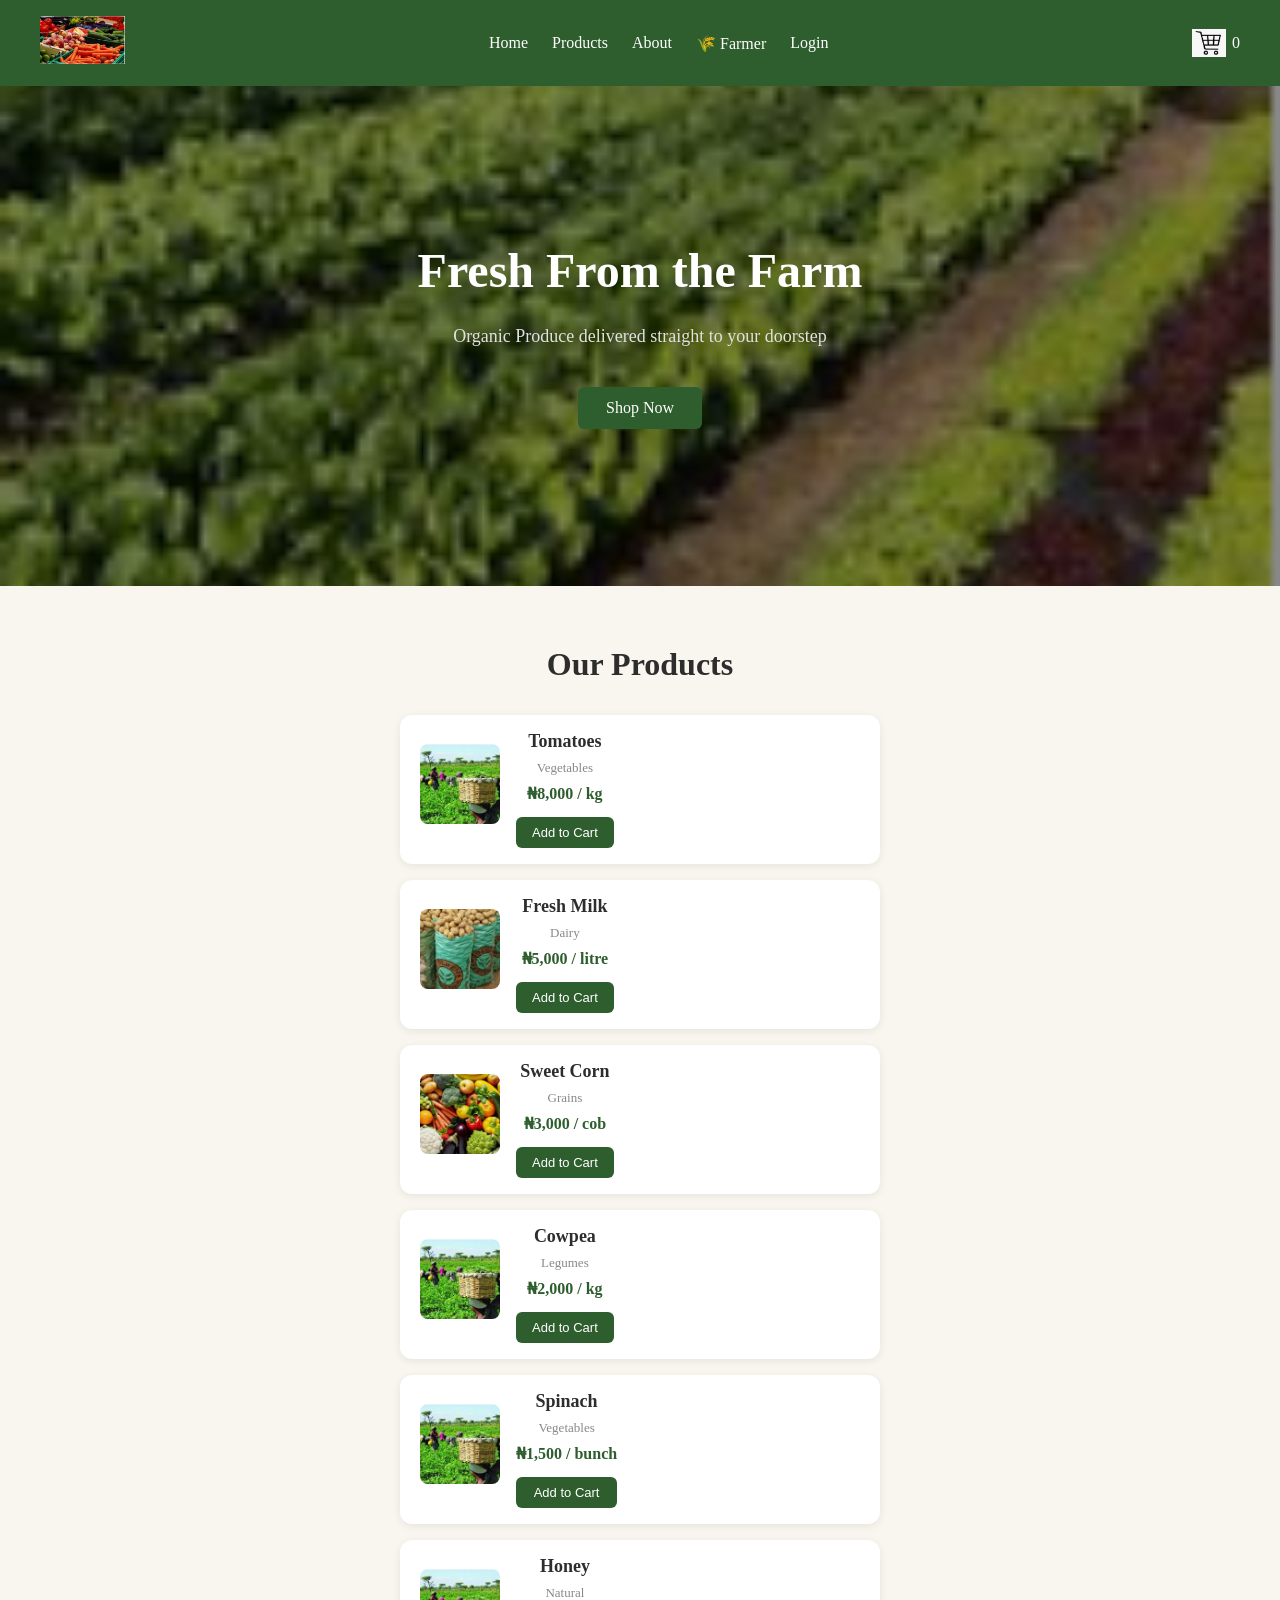
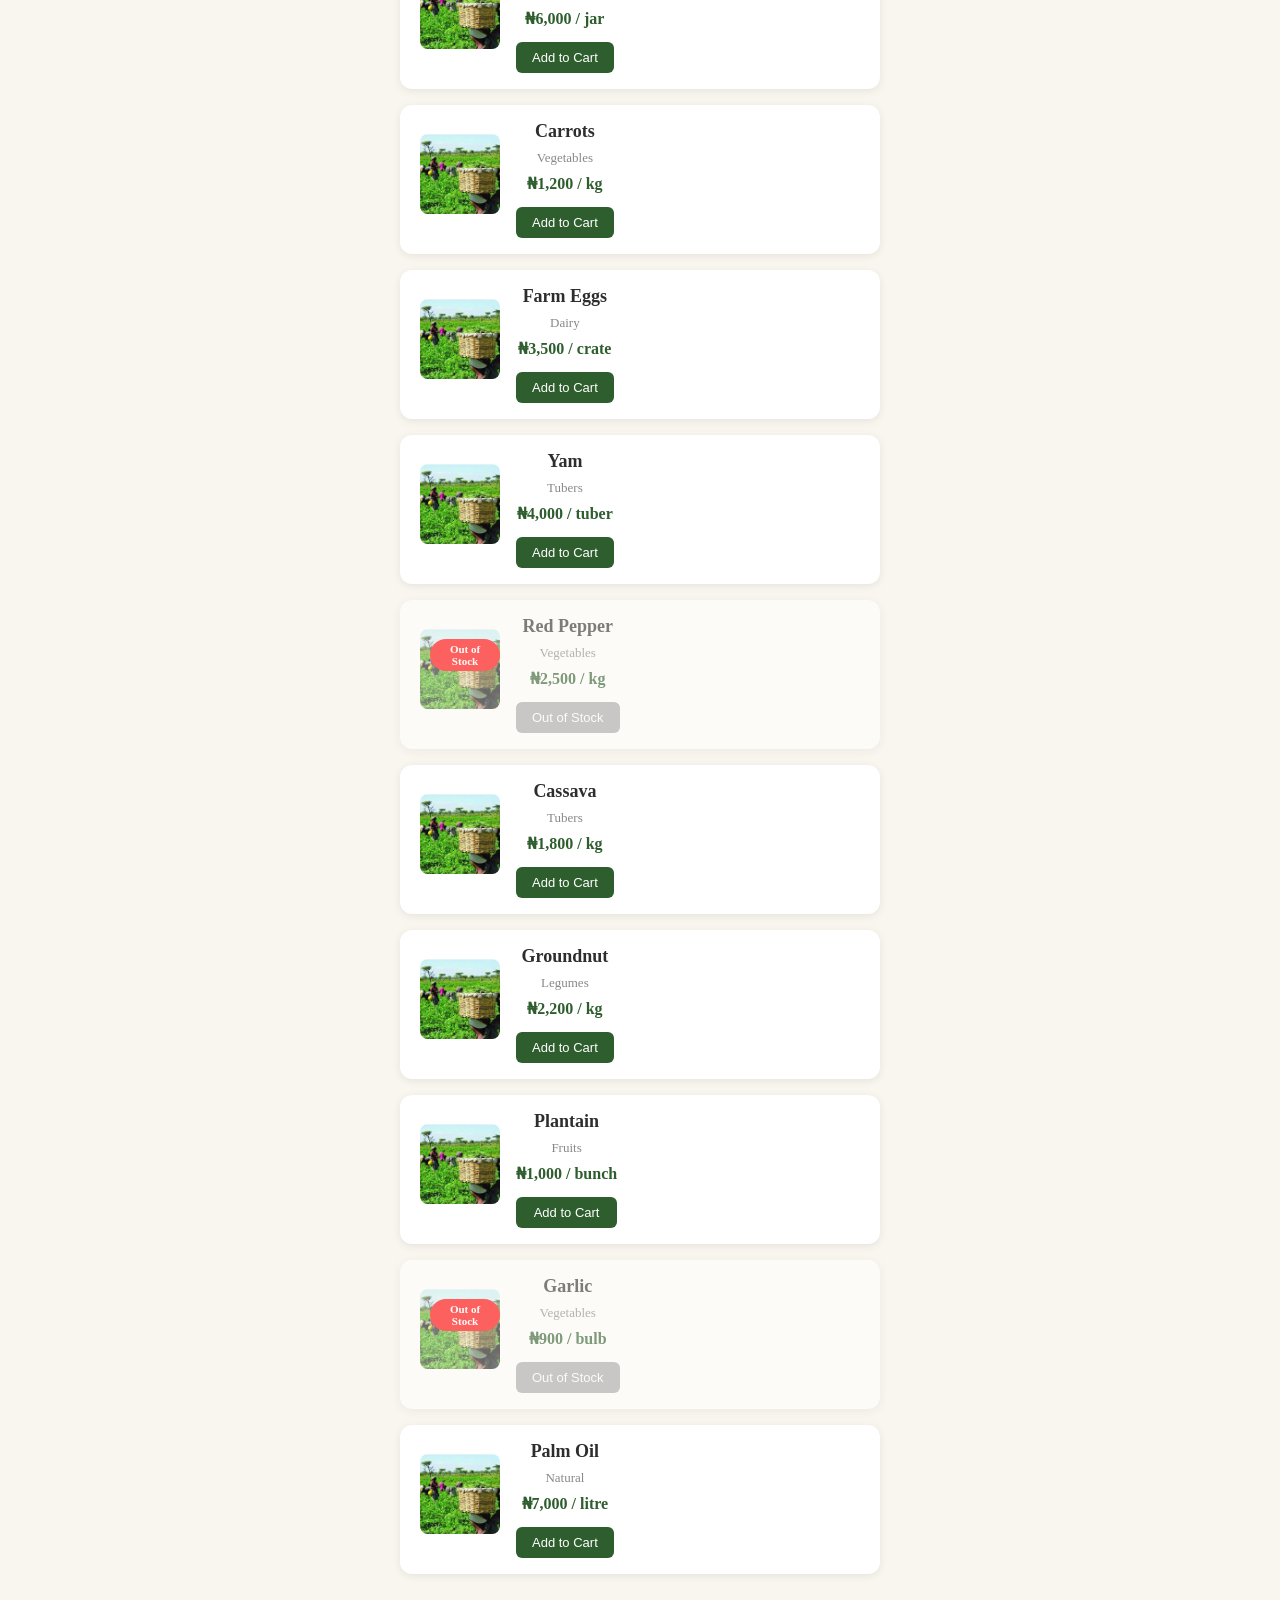
<file: index.html>
<!DOCTYPE html>
<html lang="en">
<head>
  <meta charset="UTF-8">
  <meta name="viewport" content="width=device-width, initial-scale=1.0">
  <title>Okene-lumen</title>
  <link rel="stylesheet" href="style.css" />
</head>
<body>

  <!-- NAVBAR -->
  <nav class="navbar">
    <div class="logo">
      <img src="okene3.png" alt="Okene Lumen Logo">
    </div>
    <ul class="nav-links">
      <li><a href="index.html">Home</a></li>
      <li><a href="index.html#products">Products</a></li>
      <li><a href="#">About</a></li>
    </ul>
    <div class="cart-icon">
      <img src="okene10.png" alt="Shopping Cart">
      <span id="cart-count">0</span>
    </div>
  </nav>

  <!-- HERO -->
  <section class="hero">
    <img src="okene5.png" alt="A picture of a farm" class="hero-image">
    <div class="hero-overlay">
      <h1>Fresh From the Farm</h1>
      <p>Organic Produce delivered straight to your doorstep</p>
      <a href="#products" class="btn">Shop Now</a>
    </div>
  </section>

  <!-- PRODUCTS -->
  <section id="products" class="products">
    <h2>Our Products</h2>
    <div class="product-grid" id="product-grid">
      <!-- All cards generated automatically by script.js -->
    </div>
  </section>

  <script src="products.js"></script>
<script src="navbar.js"></script>
<script src="script.js"></script>
</body>
</html>
</file>
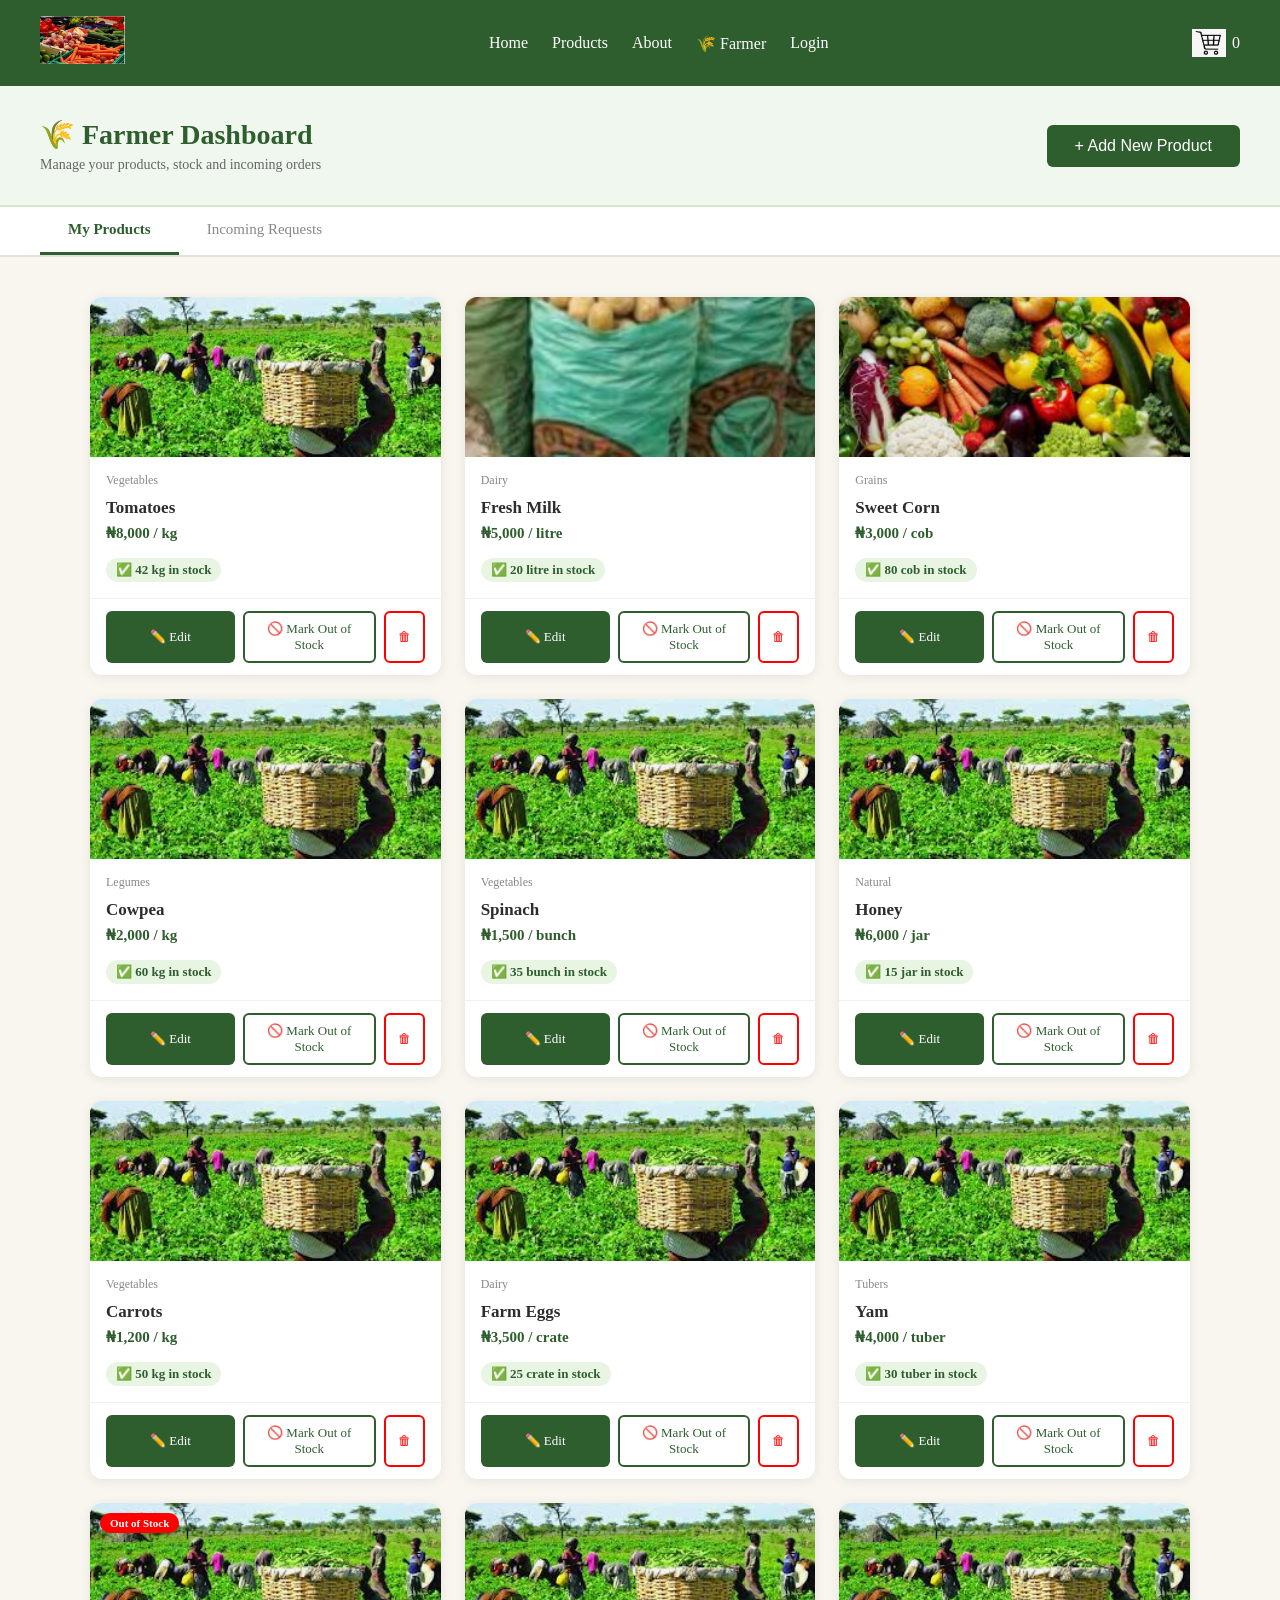
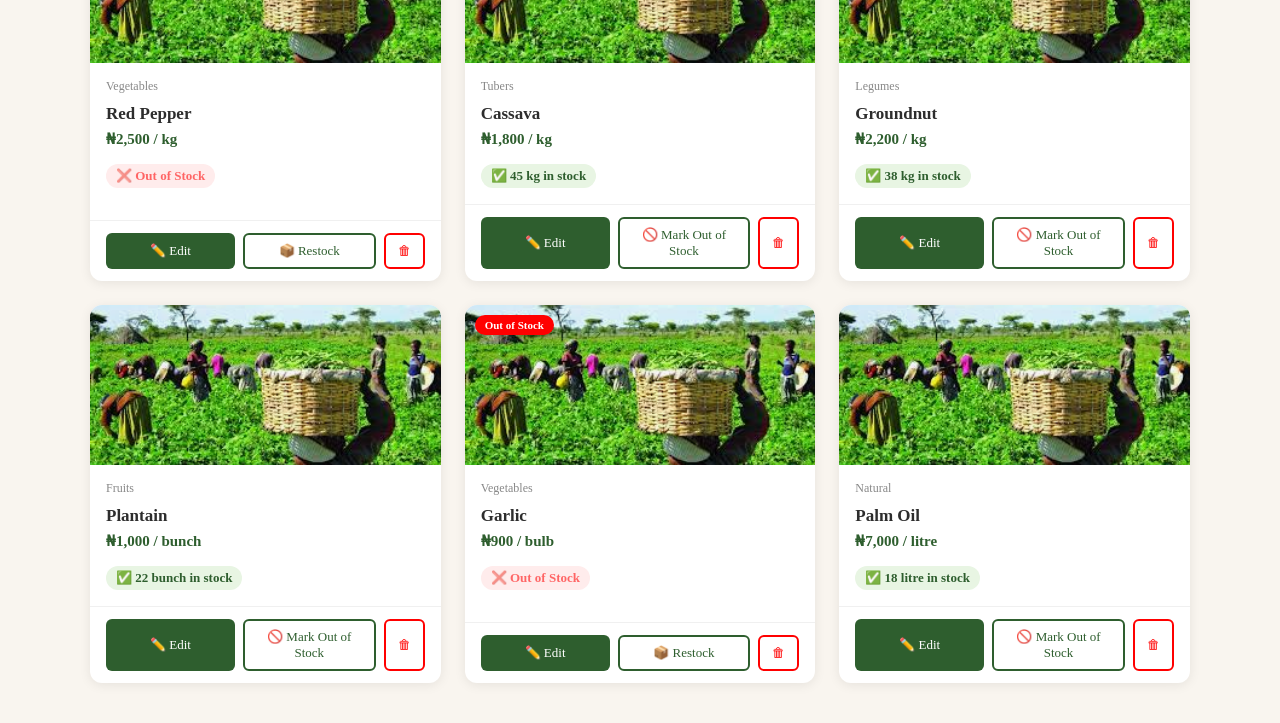
<file: farmer.html>
<!DOCTYPE html>
<html lang="en">
<head>
  <meta charset="UTF-8">
  <meta name="viewport" content="width=device-width, initial-scale=1.0">
  <title>Farmer Dashboard - Okene Lumen</title>
  <link rel="stylesheet" href="style.css" />
  <link rel="stylesheet" href="farmer.css" />
</head>
<body>

  <!-- NAVBAR -->
  <nav class="navbar">
    <div class="logo">
      <img src="okene3.png" alt="Okene Lumen Logo">
    </div>
    <ul class="nav-links">
      <li><a href="index.html">Home</a></li>
      <li><a href="index.html#products">Products</a></li>
      <li><a href="#">About</a></li>
    </ul>
    <div class="cart-icon">
      <img src="okene10.png" alt="Shopping Cart">
      <span id="cart-count">0</span>
    </div>
  </nav>

  <!-- DASHBOARD HEADER -->
  <div class="dashboard-header">
    <div>
      <h1>🌾 Farmer Dashboard</h1>
      <p>Manage your products, stock and incoming orders</p>
    </div>
    <button class="btn" id="open-add-modal">+ Add New Product</button>
  </div>

  <!-- TABS -->
  <div class="tab-bar">
    <button class="tab active" data-tab="products-tab">My Products</button>
    <button class="tab" data-tab="orders-tab">Incoming Requests</button>
  </div>

  <!-- PRODUCTS TAB -->
  <div class="tab-content active" id="products-tab">
    <div class="farmer-product-grid" id="farmer-product-grid">
      <!-- filled by farmer.js -->
    </div>
  </div>

  <!-- ORDERS TAB -->
  <div class="tab-content" id="orders-tab">
    <div class="orders-list" id="orders-list">
      <!-- filled by farmer.js -->
    </div>
  </div>

  <!-- ADD / EDIT PRODUCT MODAL -->
  <div class="modal-overlay" id="modal-overlay">
    <div class="modal">
      <div class="modal-header">
        <h2 id="modal-title">Add New Product</h2>
        <button class="close-modal" id="close-modal">✕</button>
      </div>

      <div class="modal-body">

        <div class="form-group">
          <label>Product Name</label>
          <input type="text" id="form-name" placeholder="e.g. Tomatoes">
        </div>

        <div class="form-group">
          <label>Category</label>
          <select id="form-category">
            <option value="Vegetables">Vegetables</option>
            <option value="Fruits">Fruits</option>
            <option value="Dairy">Dairy</option>
            <option value="Grains">Grains</option>
            <option value="Legumes">Legumes</option>
            <option value="Tubers">Tubers</option>
            <option value="Natural">Natural</option>
          </select>
        </div>

        <div class="form-group">
          <label>Price (₦)</label>
          <input type="number" id="form-price" placeholder="e.g. 8000">
        </div>

        <div class="form-group">
          <label>Unit</label>
          <select id="form-unit">
            <option value="kg">kg</option>
            <option value="litre">litre</option>
            <option value="bunch">bunch</option>
            <option value="crate">crate</option>
            <option value="tuber">tuber</option>
            <option value="bulb">bulb</option>
            <option value="jar">jar</option>
          </select>
        </div>

        <div class="form-group">
          <label>Stock Available</label>
          <input type="number" id="form-stock" placeholder="e.g. 50">
        </div>

        <div class="form-group">
          <label>Description</label>
          <textarea id="form-description" rows="3" 
            placeholder="Describe your product..."></textarea>
        </div>

        <div class="form-group">
          <label>Image filename</label>
          <input type="text" id="form-image" placeholder="e.g. okene2.png">
        </div>

        <p class="form-error" id="form-error"></p>

        <div class="modal-actions">
          <button class="btn" id="save-product-btn">Save Product</button>
          <button class="btn btn-outline" id="cancel-modal-btn">Cancel</button>
        </div>

      </div>
    </div>
  </div>

 <script src="products.js"></script>
<script src="navbar.js"></script>
<script src="farmer.js"></script>
</body>
</html>
</file>
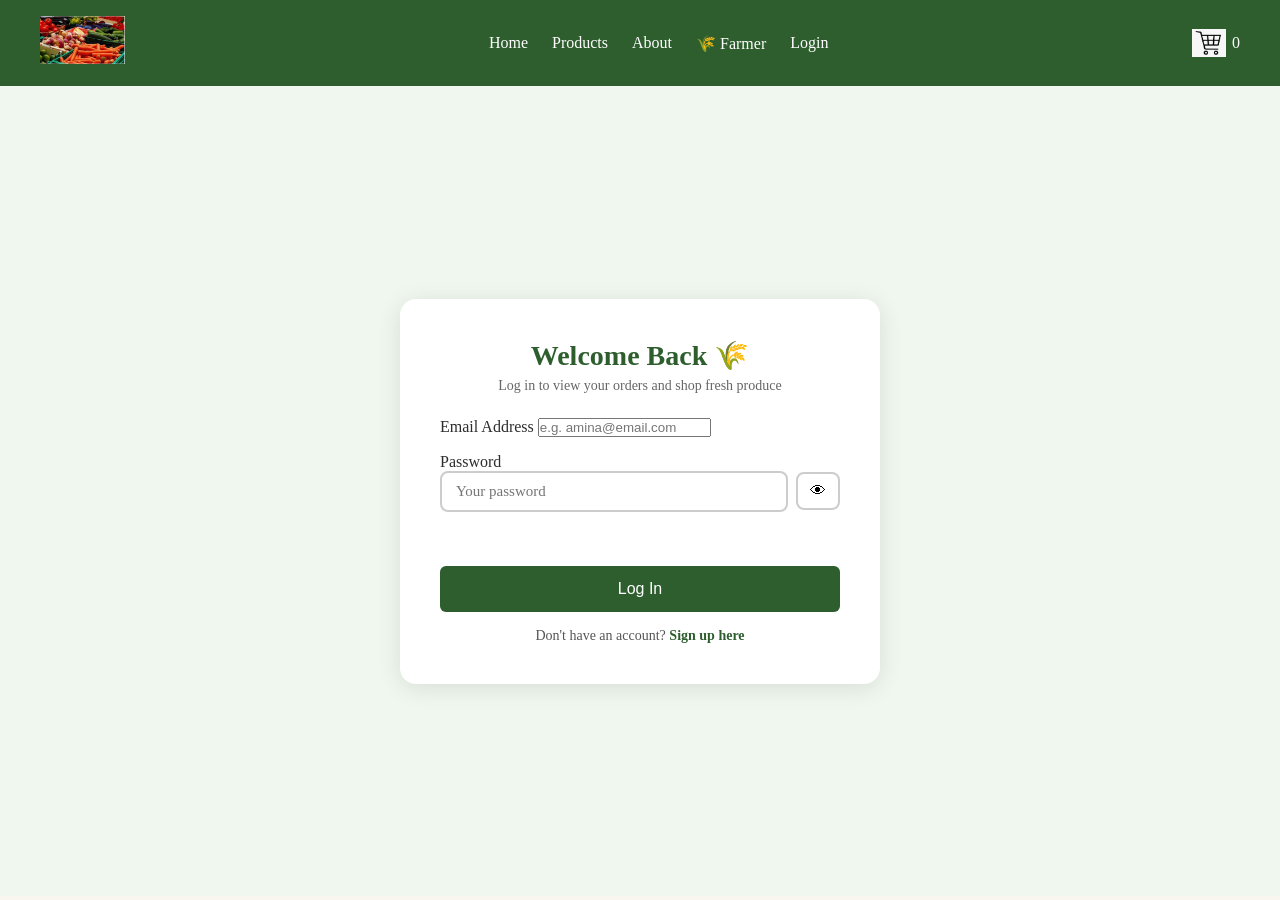
<file: login.html>
<!DOCTYPE html>
<html lang="en">
<head>
  <meta charset="UTF-8">
  <meta name="viewport" content="width=device-width, initial-scale=1.0">
  <title>Login - Okene Lumen</title>
  <link rel="stylesheet" href="style.css" />
  <link rel="stylesheet" href="auth.css" />
</head>
<body>

  <!-- NAVBAR -->
  <nav class="navbar">
    <div class="logo">
      <img src="okene3.png" alt="Okene Lumen Logo">
    </div>
    <ul class="nav-links">
      <li><a href="index.html">Home</a></li>
      <li><a href="index.html#products">Products</a></li>
      <li><a href="#">About</a></li>
    </ul>
    <div class="cart-icon">
      <img src="okene10.png" alt="Shopping Cart">
      <span id="cart-count">0</span>
    </div>
  </nav>

  <!-- LOGIN FORM -->
  <div class="auth-page">
    <div class="auth-card">

      <div class="auth-header">
        <h1>Welcome Back 🌾</h1>
        <p>Log in to view your orders and shop fresh produce</p>
      </div>

      <div class="form-group">
        <label>Email Address</label>
        <input type="email" id="login-email" placeholder="e.g. amina@email.com">
      </div>

      <div class="form-group">
        <label>Password</label>
        <div class="password-wrapper">
          <input type="password" id="login-password" placeholder="Your password">
          <button class="toggle-password" data-target="login-password">👁</button>
        </div>
      </div>

      <p class="auth-error" id="login-error"></p>

      <button class="btn auth-btn" id="login-btn">Log In</button>

      <p class="auth-switch">
        Don't have an account? <a href="signup.html">Sign up here</a>
      </p>

    </div>
  </div>
<script src="navbar.js"></script>
<script src="auth.js"></script>
 
</body>
</html>
</file>
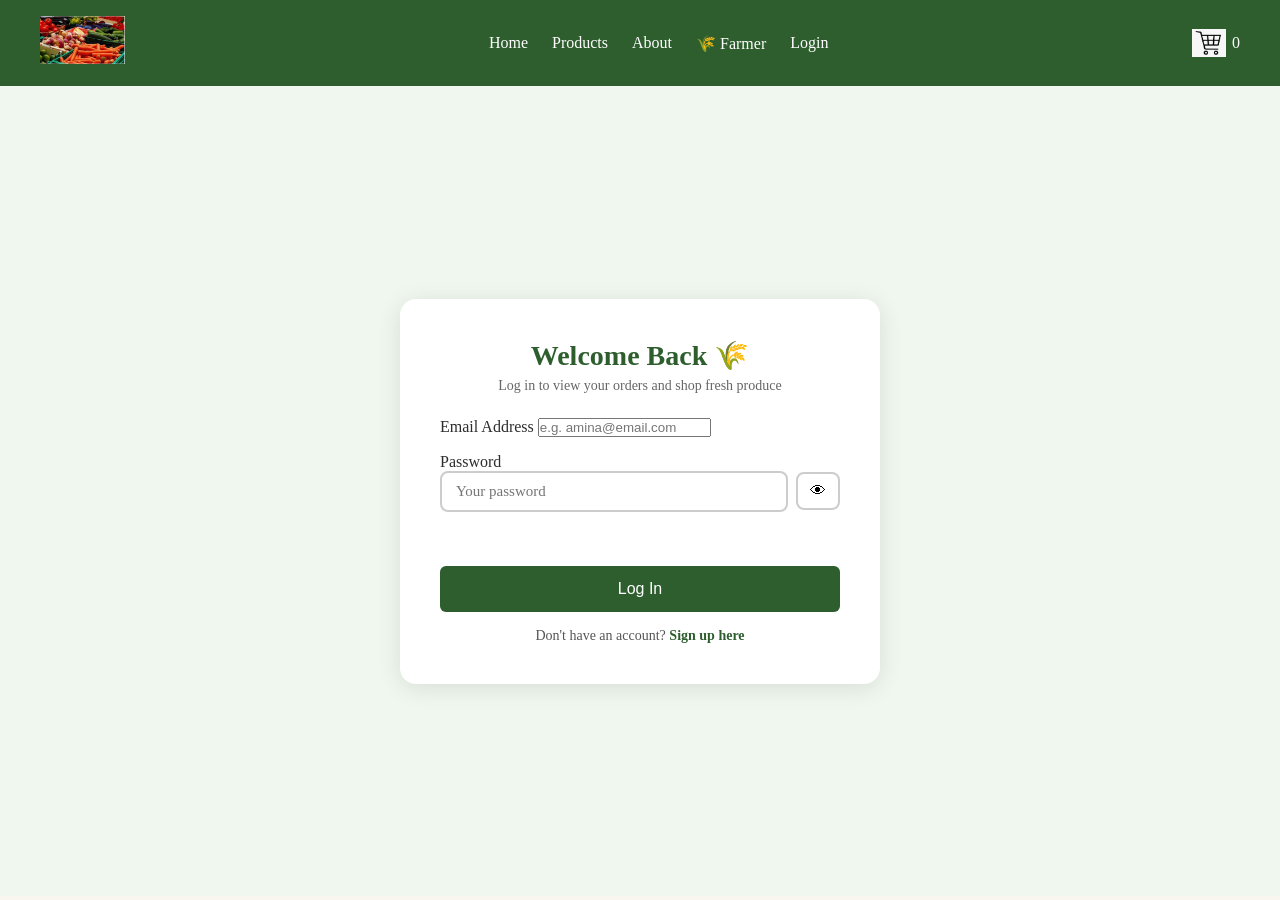
<file: orders.html>
<!DOCTYPE html>
<html lang="en">
<head>
  <meta charset="UTF-8">
  <meta name="viewport" content="width=device-width, initial-scale=1.0">
  <title>My Orders - Okene Lumen</title>
  <link rel="stylesheet" href="style.css" />
  <link rel="stylesheet" href="orders.css" />
</head>
<body>

  <!-- NAVBAR -->
  <nav class="navbar">
    <div class="logo">
      <img src="okene3.png" alt="Okene Lumen Logo">
    </div>
    <ul class="nav-links">
      <li><a href="index.html">Home</a></li>
      <li><a href="index.html#products">Products</a></li>
      <li><a href="#">About</a></li>
    </ul>
    <div class="cart-icon">
      <img src="okene10.png" alt="Shopping Cart">
      <span id="cart-count">0</span>
    </div>
  </nav>

  <!-- PAGE HEADER -->
  <div class="orders-header">
    <div>
      <h1 id="orders-greeting">My Orders</h1>
      <p id="orders-subtext">Track all your requests and purchases</p>
    </div>
    <div class="header-actions">
      <a href="index.html#products" class="btn">+ New Order</a>
      <button class="btn btn-outline" id="logout-btn">Log Out</button>
    </div>
  </div>

  <!-- TABS -->
  <div class="tab-bar">
    <button class="tab active" data-tab="all-orders">All Orders</button>
    <button class="tab" data-tab="pending-orders">Pending</button>
    <button class="tab" data-tab="approved-orders">Approved</button>
    <button class="tab" data-tab="declined-orders">Declined</button>
  </div>

  <!-- USER INFO CARD -->
  <div class="user-info-bar">
    <div class="user-info-item">
      <span class="info-label">Name</span>
      <span class="info-value" id="user-name-display">—</span>
    </div>
    <div class="user-info-item">
      <span class="info-label">Email</span>
      <span class="info-value" id="user-email-display">—</span>
    </div>
    <div class="user-info-item">
      <span class="info-label">Phone</span>
      <span class="info-value" id="user-phone-display">—</span>
    </div>
    <div class="user-info-item">
      <span class="info-label">Delivery Address</span>
      <span class="info-value" id="user-address-display">—</span>
    </div>
  </div>

  <!-- ORDERS CONTENT -->
  <div class="orders-page-content">

    <div class="orders-tab-content active" id="all-orders">
      <div class="orders-grid" id="all-orders-grid"></div>
    </div>

    <div class="orders-tab-content" id="pending-orders">
      <div class="orders-grid" id="pending-orders-grid"></div>
    </div>

    <div class="orders-tab-content" id="approved-orders">
      <div class="orders-grid" id="approved-orders-grid"></div>
    </div>

    <div class="orders-tab-content" id="declined-orders">
      <div class="orders-grid" id="declined-orders-grid"></div>
    </div>

  </div>
<script src="products.js"></script>
<script src="navbar.js"></script>
<script src="orders.js"></script>
</body>
</html>
</file>
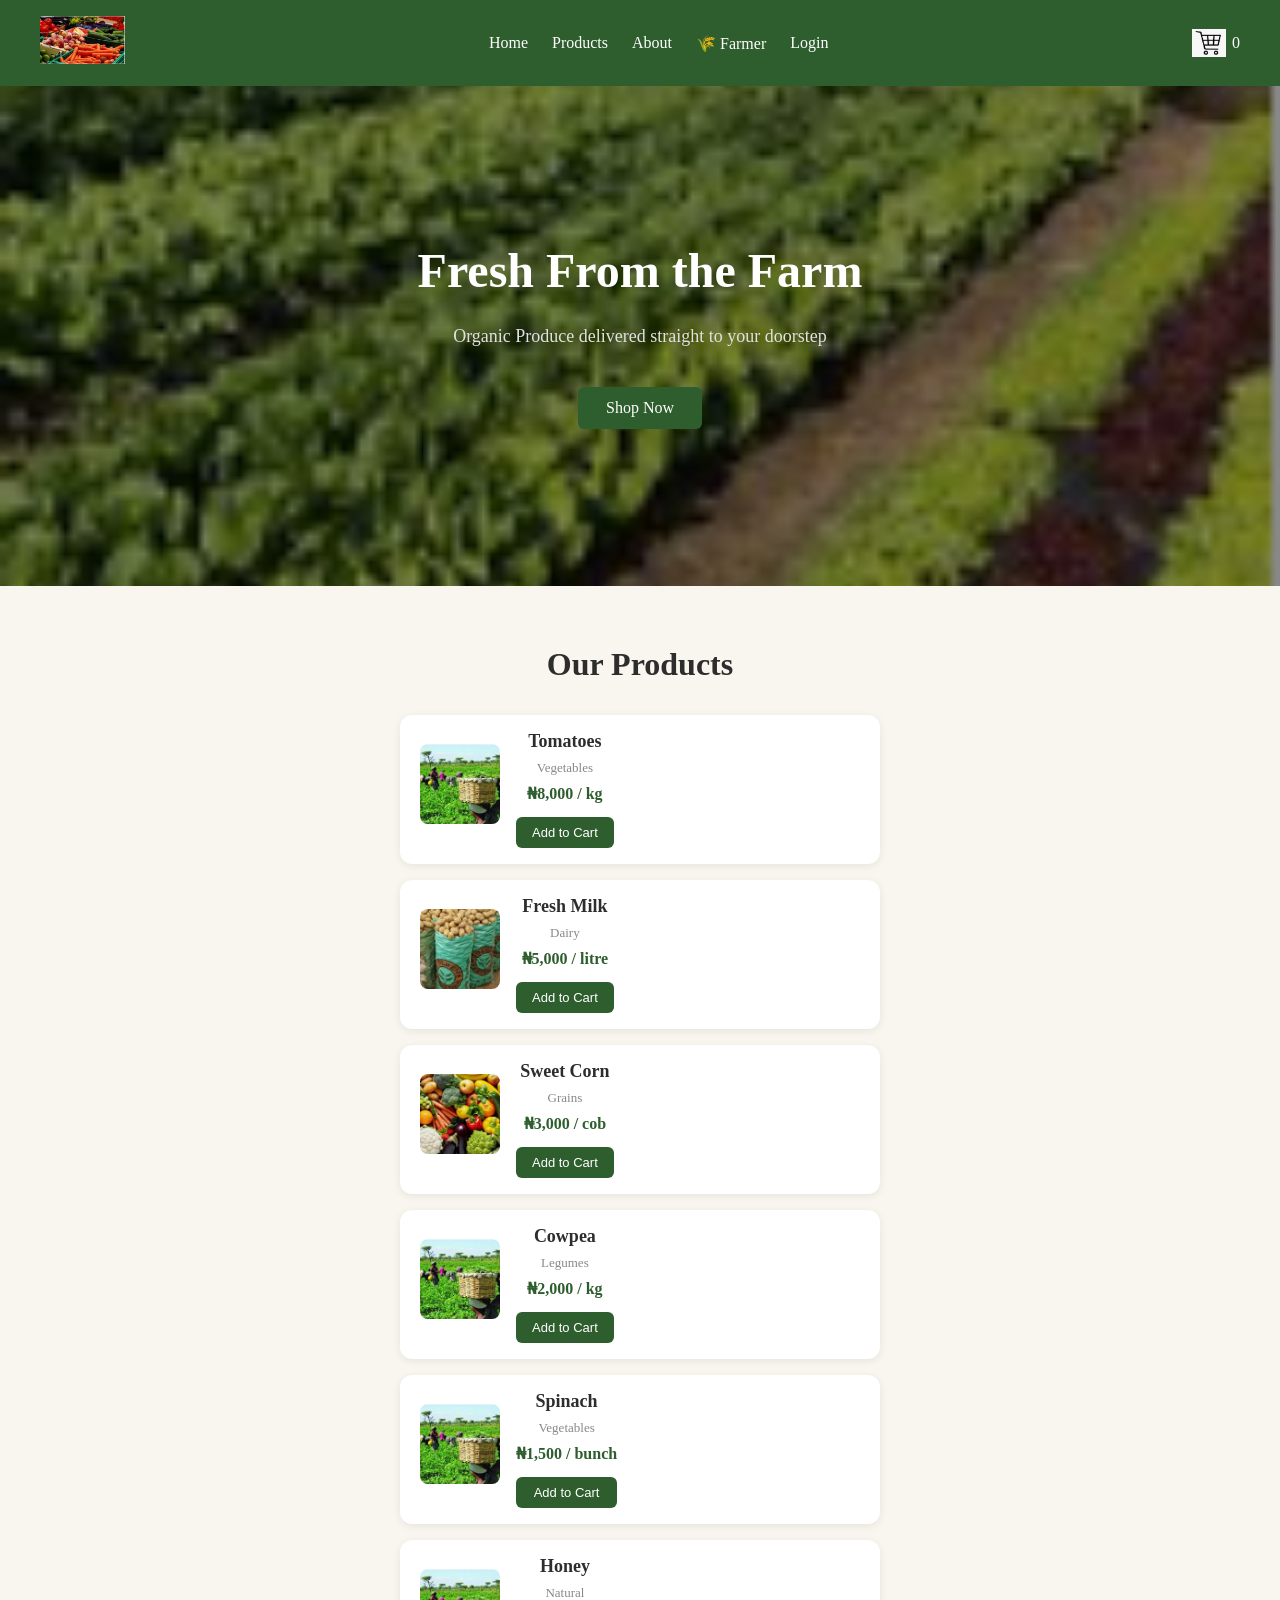
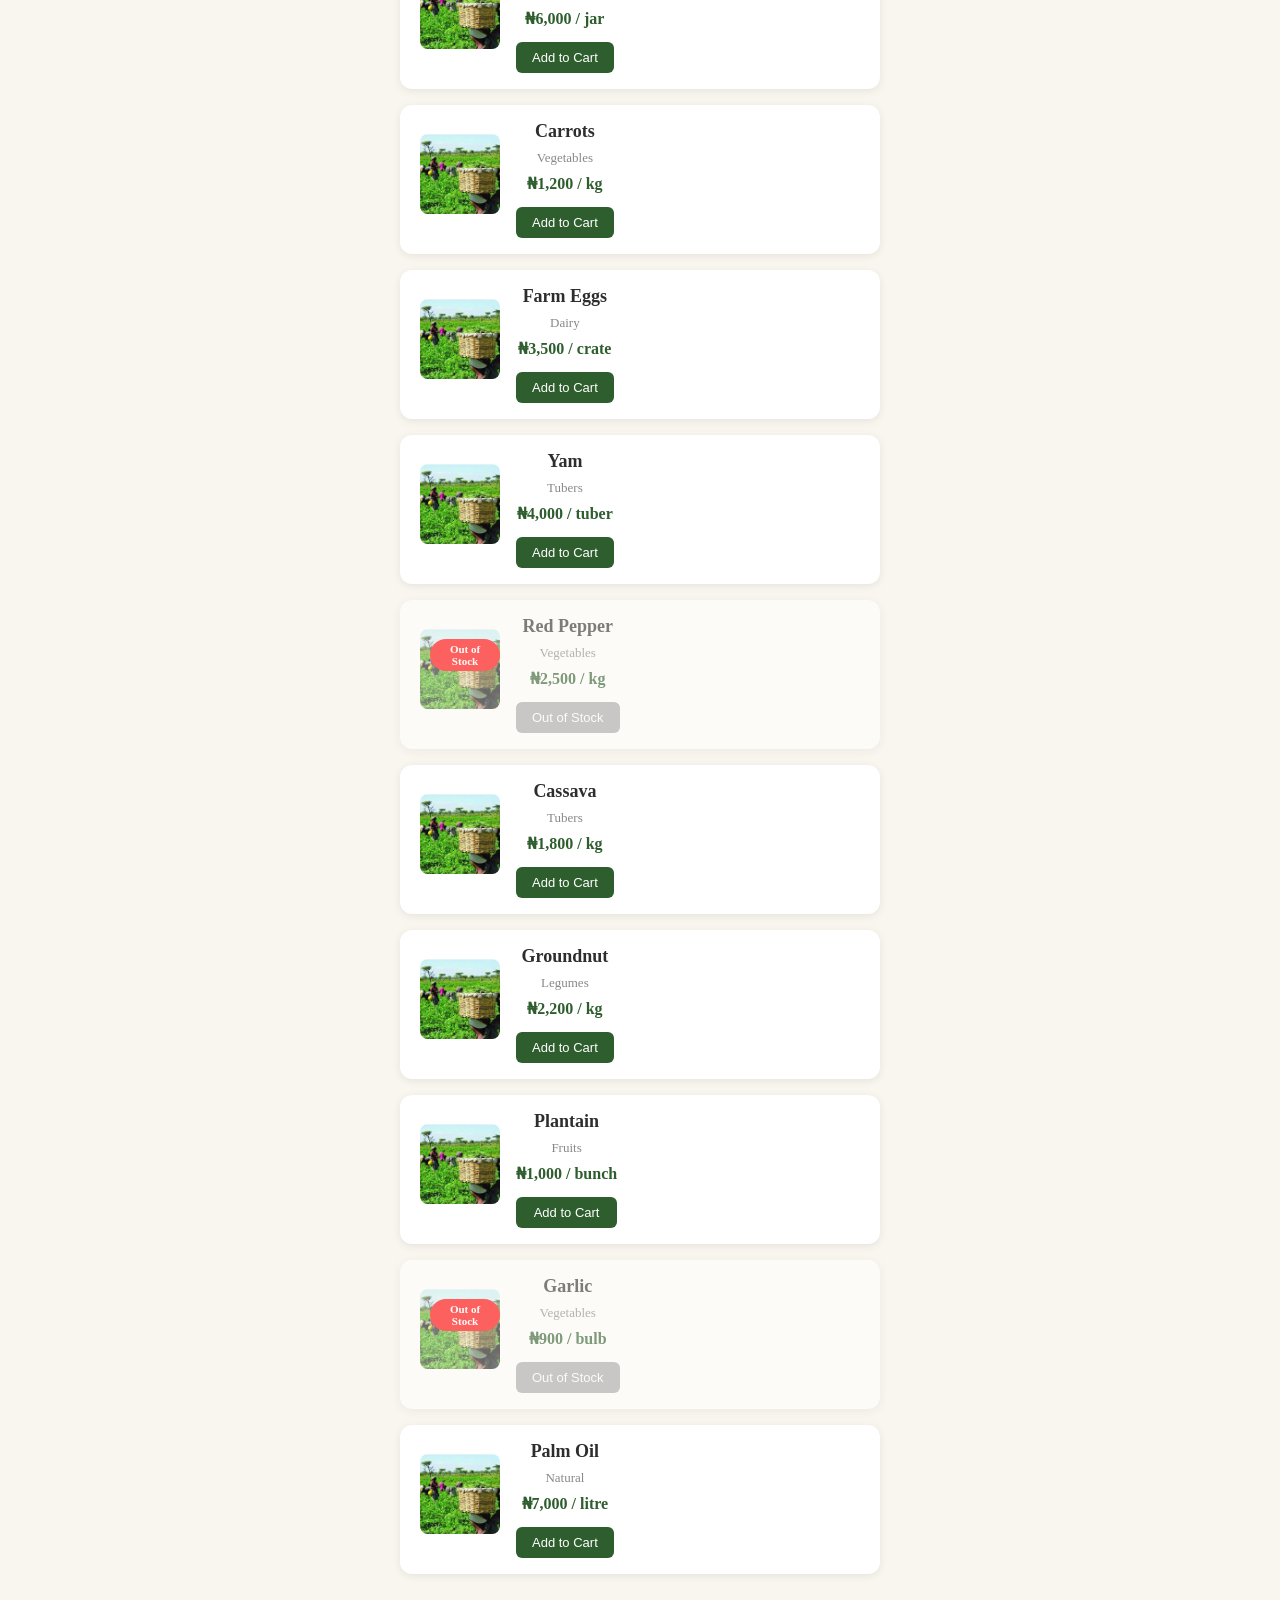
<file: product.html>
<!DOCTYPE html>
<html lang="en">
<head>
  <meta charset="UTF-8">
  <meta name="viewport" content="width=device-width, initial-scale=1.0">
  <title>Product - Okene Lumen</title>
  <link rel="stylesheet" href="style.css" />
  <link rel="stylesheet" href="product.css" />
</head>
<body>

  <!-- NAVBAR -->
  <nav class="navbar">
    <div class="logo">
      <img src="okene3.png" alt="Okene Lumen Logo">
    </div>
    <ul class="nav-links">
      <li><a href="index.html">Home</a></li>
      <li><a href="index.html#products">Products</a></li>
      <li><a href="#">About</a></li>
    </ul>
    <div class="cart-icon">
      <img src="okene10.png" alt="Shopping Cart">
      <span id="cart-count">0</span>
    </div>
  </nav>

  <!-- BACK BUTTON -->
  <div class="back-bar">
    <a href="index.html" class="back-btn">&#8592; Back to Products</a>
  </div>

  <!-- PRODUCT DETAIL — all filled by product.js -->
  <section class="product-detail">

    <div class="detail-image">
      <img src="" alt="" id="main-product-image">
    </div>

    <div class="detail-info">

      <p class="detail-category" id="detail-category"></p>
      <h1 class="detail-name" id="detail-name"></h1>
      <p class="detail-description" id="detail-description"></p>

      <div class="price-block">
        <span class="detail-price" id="product-price"></span>
        <span class="per-unit" id="per-unit"></span>
      </div>

      <p class="stock-info" id="stock-info"></p>

      <div class="size-section">
        <p class="section-label">Select a Standard Quantity</p>
        <div class="size-options" id="size-options">
          <!-- filled by product.js -->
        </div>
      </div>

      <div class="custom-section">
        <p class="section-label">Or Enter a Custom Quantity</p>
        <div class="custom-input-row">
          <input
            type="number"
            id="custom-quantity"
            class="custom-input"
            placeholder="e.g. 3.5"
            min="0.1"
            step="0.1"
          >
          <select id="custom-unit" class="unit-select">
            <option value="kg">kg</option>
            <option value="litre">litre</option>
            <option value="bunch">bunch</option>
            <option value="crate">crate</option>
            <option value="tuber">tuber</option>
            <option value="bulb">bulb</option>
            <option value="jar">jar</option>
          </select>
        </div>
        <p class="error-msg" id="input-error"></p>
      </div>

      <div class="total-block">
        <p class="section-label">Total Price</p>
        <p class="total-price" id="total-price"></p>
      </div>

      <div class="action-buttons">
        <button class="btn" id="add-to-cart-btn">Add to Cart</button>
        <button class="btn btn-outline" id="send-request-btn">
          Send Custom Request to Farmer
        </button>
      </div>

    </div>
  </section>

 <script src="products.js"></script>
<script src="navbar.js"></script>
<script src="product.js"></script>
</body>
</html>
</file>
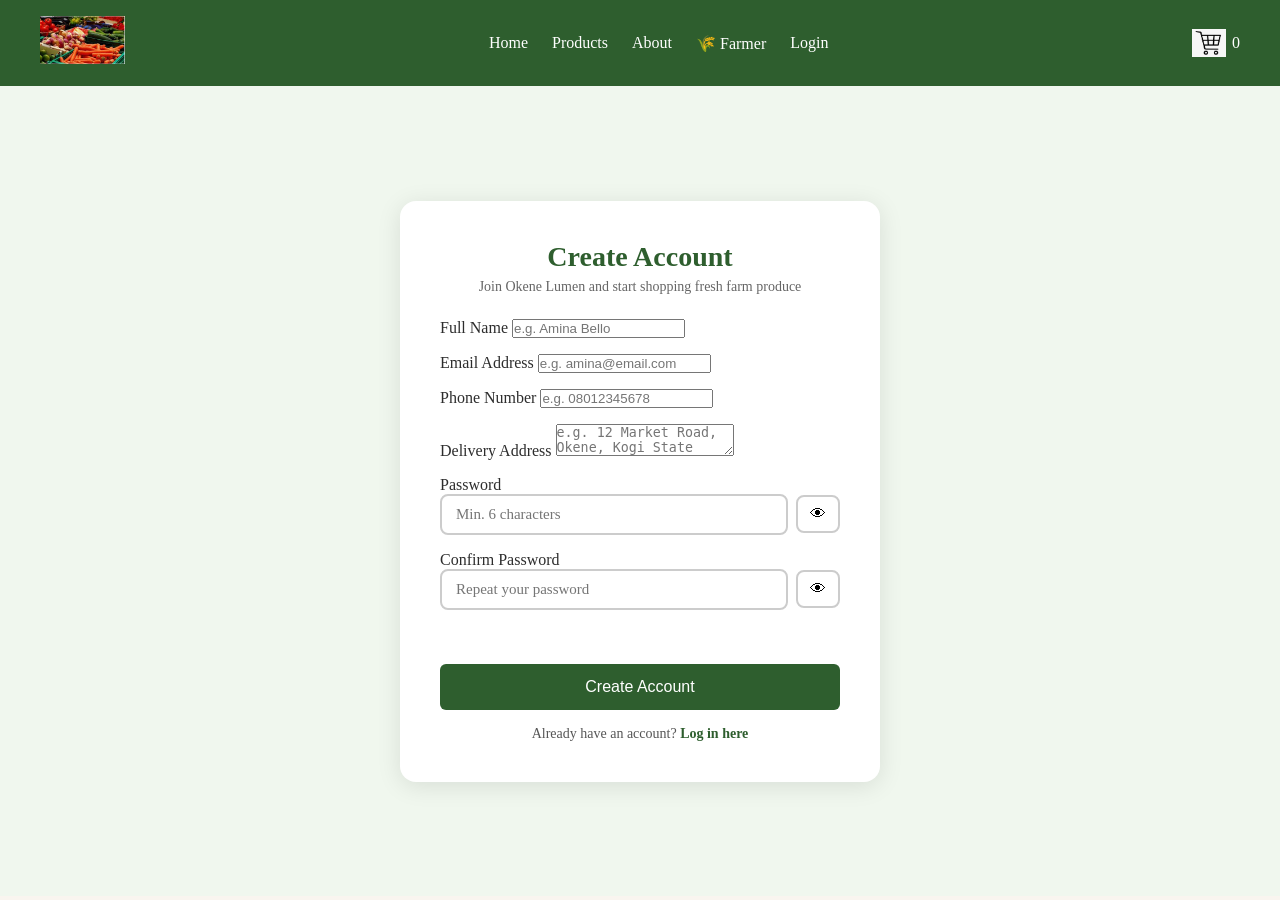
<file: signup.html>
<!DOCTYPE html>
<html lang="en">
<head>
  <meta charset="UTF-8">
  <meta name="viewport" content="width=device-width, initial-scale=1.0">
  <title>Sign Up - Okene Lumen</title>
  <link rel="stylesheet" href="style.css" />
  <link rel="stylesheet" href="auth.css" />
</head>
<body>

  <!-- NAVBAR -->
  <nav class="navbar">
    <div class="logo">
      <img src="okene3.png" alt="Okene Lumen Logo">
    </div>
    <ul class="nav-links">
      <li><a href="index.html">Home</a></li>
      <li><a href="index.html#products">Products</a></li>
      <li><a href="#">About</a></li>
    </ul>
    <div class="cart-icon">
      <img src="okene10.png" alt="Shopping Cart">
      <span id="cart-count">0</span>
    </div>
  </nav>

  <!-- SIGNUP FORM -->
  <div class="auth-page">
    <div class="auth-card">

      <div class="auth-header">
        <h1>Create Account</h1>
        <p>Join Okene Lumen and start shopping fresh farm produce</p>
      </div>

      <div class="form-group">
        <label>Full Name</label>
        <input type="text" id="signup-name" placeholder="e.g. Amina Bello">
      </div>

      <div class="form-group">
        <label>Email Address</label>
        <input type="email" id="signup-email" placeholder="e.g. amina@email.com">
      </div>

      <div class="form-group">
        <label>Phone Number</label>
        <input type="tel" id="signup-phone" placeholder="e.g. 08012345678">
      </div>

      <div class="form-group">
        <label>Delivery Address</label>
        <textarea id="signup-address" rows="2" 
          placeholder="e.g. 12 Market Road, Okene, Kogi State"></textarea>
      </div>

      <div class="form-group">
        <label>Password</label>
        <div class="password-wrapper">
          <input type="password" id="signup-password" placeholder="Min. 6 characters">
          <button class="toggle-password" data-target="signup-password">👁</button>
        </div>
      </div>

      <div class="form-group">
        <label>Confirm Password</label>
        <div class="password-wrapper">
          <input type="password" id="signup-confirm" placeholder="Repeat your password">
          <button class="toggle-password" data-target="signup-confirm">👁</button>
        </div>
      </div>

      <p class="auth-error" id="signup-error"></p>

      <button class="btn auth-btn" id="signup-btn">Create Account</button>

      <p class="auth-switch">
        Already have an account? <a href="login.html">Log in here</a>
      </p>

    </div>
  </div>
<script src="navbar.js"></script>
<script src="auth.js"></script>
  
</body>
</html>
</file>
<file: style.css>
/* reset and base*/
*{
  margin: 0;
  padding: 0;
  box-sizing: border-box; 
}
body{
    font-family: Georgia, serif;
    background-color: #f9f5ef;
    color: #2d2d2d;
}
.navbar{
       display: flex;
       justify-content:space-between;
       align-items: center;
       padding: 16px 40px;
       background-color: #2e5e2e;
       color: white;
}
.logo{
    font-size: 24px; ;
    font-weight: bold;
}
/* Logo image size */
.logo img {
  height: 48px;
  width: auto;
}
/* Cart icon image size */
.cart-icon img {
  height: 28px;
  width: auto;
  vertical-align: middle;
}
.cart-icon {
  display: flex;
  align-items: center;
  gap: 6px;
  color: white;
  font-size: 16px;
}
.nav-links{
  list-style: none;
  display: flex;
  gap: 24px;
}
.nav-links a {
  color: white;
  text-decoration: none;
  font-size: 16px;
  position: relative;
  padding-bottom: 4px;
}
/* This creates the underline element */
.nav-links a::after {
  content: "";
  position: absolute;
  bottom: 0;
  left: 0;
  width: 0%;
  height: 2px;
  background-color: white;
  transition: width 0.3s ease;
}
.nav-links a:hover{
          text-decoration: underline;
}
/* On hover, slide the underline to full width */
.nav-links a:hover::after {
  width: 100%;
}
/*hero section*/
.hero {
  position: relative;
  text-align: center;
  height: 500px;
  overflow: hidden;
}
.hero h1{
      font-size: 48px;
      margin-bottom: 12px;
}
.hero p{
    font-size: 18px;
    margin-bottom: 24px;
    color: #555;
}
/* Hero image */
.hero-image {
  width: 100%;
  height: 100%;
  object-fit: cover;
  display: block;
}
/* Dark overlay on top of image */
.hero-overlay {
  position: absolute;
  top: 0;
  left: 0;
  width: 100%;
  height: 100%;
  background-color: rgba(0, 0, 0, 0.45);
  display: flex;
  flex-direction: column;
  justify-content: center;
  align-items: center;
  gap: 16px;
}
.hero-overlay h1 {
  color: white;
  font-size: 48px;
}
.hero-overlay p {
  color: #e0e0e0;
  font-size: 18px;
}
/*button*/
.btn{
    background-color: #2e5e2e;
    color: white;
    padding: 12px 28px;
    border: none;
    border-radius: 6px;
    font-size: 16px;
    cursor: pointer;
    text-decoration: none;
    display: inline-block;
}
.add-to-cart {
  padding: 8px 16px;
  font-size: 13px;
  border-radius: 6px;
  width: 100%;
}
.btn:hover{
     background-color: #1e3e1e;
}
/*prroducts section*/
.products{
    padding: 60px 40px;
    text-align:center;
}
.products h2{
        font-size: 32px;
        margin-bottom: 32px;
}
.product-grid {
  display: grid;
  grid-template-columns: 1fr;
  gap: 16px;
  max-width: 480px;
  margin: 0 auto;
}


.product-card {
  background: white;
  border-radius: 12px;
  padding: 16px 20px;
  box-shadow: 0 2px 8px rgba(0,0,0,0.08);
  display: flex;
  align-items: center;
  gap: 16px;
  transition: transform 0.2s;
}

.product-card:hover {
  transform: translateY(-4px);
}

.product-image {
  font-size: 48px;
  flex-shrink: 0;
}
/* Product image size fix */
.product-image img {
  width: 80px;
  height: 80px;
  object-fit: cover;
  border-radius: 8px;
  flex-shrink: 0;
}

/* Product info text block */
.product-info {
  display: flex;
  flex-direction: column;
  gap: 4px;
}
.product-card h3 {
  font-size: 18px;
  margin-bottom: 4px;
}

.category {
  color: #888;
  font-size: 13px;
  margin-bottom: 4px;
}

.price {
  font-size: 16px;
  font-weight: bold;
  color: #2e5e2e;
  margin-bottom: 10px;
}
.card-link {
  text-decoration: none;
  color: inherit;
}

.out-of-stock {
  opacity: 0.6;
}

.out-of-stock-badge {
  position: absolute;
  top: 10px;
  left: 10px;
  background-color: red;
  color: white;
  font-size: 11px;
  padding: 4px 10px;
  border-radius: 20px;
  font-weight: bold;
}

.product-image {
  position: relative;
}

.add-to-cart:disabled {
  background-color: #aaa;
  cursor: not-allowed;
}

.card-wrapper {
  display: contents;
}
</file>
<file: farmer.css>
/* DASHBOARD HEADER */
.dashboard-header {
  display: flex;
  justify-content: space-between;
  align-items: center;
  padding: 32px 40px;
  background-color: #f0f7ee;
  border-bottom: 2px solid #d4e8d0;
}

.dashboard-header h1 {
  font-size: 28px;
  color: #2e5e2e;
  margin-bottom: 6px;
}

.dashboard-header p {
  font-size: 14px;
  color: #666;
}

/* TABS */
.tab-bar {
  display: flex;
  gap: 0;
  padding: 0 40px;
  background-color: white;
  border-bottom: 2px solid #e0e0e0;
}

.tab {
  padding: 14px 28px;
  border: none;
  background: none;
  font-size: 15px;
  font-family: Georgia, serif;
  cursor: pointer;
  color: #888;
  border-bottom: 3px solid transparent;
  transition: all 0.2s;
}

.tab.active {
  color: #2e5e2e;
  border-bottom: 3px solid #2e5e2e;
  font-weight: bold;
}

.tab:hover {
  color: #2e5e2e;
}

/* TAB CONTENT */
.tab-content {
  display: none;
  padding: 40px;
}

.tab-content.active {
  display: block;
}

/* FARMER PRODUCT GRID */
.farmer-product-grid {
  display: grid;
  grid-template-columns: repeat(3, 1fr);
  gap: 24px;
  max-width: 1100px;
  margin: 0 auto;
}

/* FARMER PRODUCT CARD */
.farmer-card {
  background: white;
  border-radius: 12px;
  overflow: hidden;
  box-shadow: 0 2px 12px rgba(0,0,0,0.08);
  display: flex;
  flex-direction: column;
}

.farmer-card-image {
  width: 100%;
  height: 160px;
  position: relative;
}

.farmer-card-image img {
  width: 100%;
  height: 100%;
  object-fit: cover;
}

.farmer-card-body {
  padding: 16px;
  display: flex;
  flex-direction: column;
  gap: 6px;
  flex-grow: 1;
}

.farmer-card-body h3 {
  font-size: 17px;
}

.farmer-card-body .category {
  font-size: 12px;
  color: #888;
}

.farmer-card-body .price {
  font-size: 15px;
  font-weight: bold;
  color: #2e5e2e;
}

/* STOCK STATUS */
.stock-status {
  font-size: 13px;
  font-weight: bold;
  padding: 4px 10px;
  border-radius: 20px;
  display: inline-block;
  width: fit-content;
}

.stock-status.in-stock {
  background-color: #e8f5e3;
  color: #2e5e2e;
}

.stock-status.out-of-stock {
  background-color: #ffe0e0;
  color: red;
}

/* FARMER CARD ACTIONS */
.farmer-card-actions {
  display: flex;
  gap: 8px;
  padding: 12px 16px;
  border-top: 1px solid #f0f0f0;
}

.btn-edit {
  flex: 1;
  background-color: #2e5e2e;
  color: white;
  border: none;
  padding: 8px;
  border-radius: 6px;
  cursor: pointer;
  font-size: 13px;
  font-family: Georgia, serif;
}

.btn-edit:hover {
  background-color: #1e3e1e;
}

.btn-toggle-stock {
  flex: 1;
  background-color: white;
  border: 2px solid #2e5e2e;
  color: #2e5e2e;
  padding: 8px;
  border-radius: 6px;
  cursor: pointer;
  font-size: 13px;
  font-family: Georgia, serif;
}

.btn-toggle-stock:hover {
  background-color: #f0f7ee;
}

.btn-delete {
  background-color: white;
  border: 2px solid red;
  color: red;
  padding: 8px 12px;
  border-radius: 6px;
  cursor: pointer;
  font-size: 13px;
  font-family: Georgia, serif;
}

.btn-delete:hover {
  background-color: #ffe0e0;
}

/* ORDERS LIST */
.orders-list {
  max-width: 800px;
  margin: 0 auto;
  display: flex;
  flex-direction: column;
  gap: 16px;
}

.order-card {
  background: white;
  border-radius: 12px;
  padding: 20px 24px;
  box-shadow: 0 2px 10px rgba(0,0,0,0.07);
  display: flex;
  justify-content: space-between;
  align-items: center;
  gap: 16px;
}

.order-info h3 {
  font-size: 17px;
  margin-bottom: 4px;
}

.order-info p {
  font-size: 14px;
  color: #555;
}

.order-status {
  font-size: 12px;
  padding: 4px 12px;
  border-radius: 20px;
  font-weight: bold;
}

.order-status.pending {
  background-color: #fff8e0;
  color: #b8860b;
}

.order-status.approved {
  background-color: #e8f5e3;
  color: #2e5e2e;
}

.order-status.declined {
  background-color: #ffe0e0;
  color: red;
}

.order-actions {
  display: flex;
  gap: 8px;
}

.btn-approve {
  background-color: #2e5e2e;
  color: white;
  border: none;
  padding: 8px 16px;
  border-radius: 6px;
  cursor: pointer;
  font-size: 13px;
  font-family: Georgia, serif;
}

.btn-approve:hover {
  background-color: #1e3e1e;
}

.btn-decline {
  background-color: white;
  border: 2px solid red;
  color: red;
  padding: 8px 16px;
  border-radius: 6px;
  cursor: pointer;
  font-size: 13px;
  font-family: Georgia, serif;
}

.btn-decline:hover {
  background-color: #ffe0e0;
}

/* MODAL */
.modal-overlay {
  display: none;
  position: fixed;
  top: 0;
  left: 0;
  width: 100%;
  height: 100%;
  background-color: rgba(0,0,0,0.5);
  z-index: 1000;
  justify-content: center;
  align-items: center;
}

.modal-overlay.open {
  display: flex;
}

.modal {
  background: white;
  border-radius: 16px;
  width: 100%;
  max-width: 520px;
  max-height: 90vh;
  overflow-y: auto;
  box-shadow: 0 8px 40px rgba(0,0,0,0.2);
}

.modal-header {
  display: flex;
  justify-content: space-between;
  align-items: center;
  padding: 20px 24px;
  border-bottom: 1px solid #eee;
}

.modal-header h2 {
  font-size: 20px;
  color: #2e5e2e;
}

.close-modal {
  background: none;
  border: none;
  font-size: 20px;
  cursor: pointer;
  color: #888;
}

.modal-body {
  padding: 24px;
  display: flex;
  flex-direction: column;
  gap: 16px;
}

/* FORM FIELDS */
.form-group {
  display: flex;
  flex-direction: column;
  gap: 6px;
}

.form-group label {
  font-size: 13px;
  font-weight: bold;
  color: #444;
}

.form-group input,
.form-group select,
.form-group textarea {
  padding: 10px 14px;
  border: 2px solid #ccc;
  border-radius: 8px;
  font-size: 15px;
  font-family: Georgia, serif;
  outline: none;
  transition: border 0.2s;
}

.form-group input:focus,
.form-group select:focus,
.form-group textarea:focus {
  border-color: #2e5e2e;
}

.form-error {
  color: red;
  font-size: 13px;
  min-height: 18px;
}

.modal-actions {
  display: flex;
  gap: 12px;
}

.empty-state {
  text-align: center;
  padding: 60px 20px;
  color: #888;
  font-size: 16px;
}
</file>
<file: auth.css>
/* AUTH PAGE */
.auth-page {
  min-height: 90vh;
  display: flex;
  align-items: center;
  justify-content: center;
  padding: 40px 20px;
  background-color: #f0f7ee;
}

.auth-card {
  background: white;
  border-radius: 16px;
  padding: 40px;
  width: 100%;
  max-width: 480px;
  box-shadow: 0 4px 24px rgba(0,0,0,0.1);
  display: flex;
  flex-direction: column;
  gap: 16px;
}

.auth-header {
  text-align: center;
  margin-bottom: 8px;
}

.auth-header h1 {
  font-size: 28px;
  color: #2e5e2e;
  margin-bottom: 6px;
}

.auth-header p {
  font-size: 14px;
  color: #666;
}

/* PASSWORD FIELD */
.password-wrapper {
  display: flex;
  gap: 8px;
  align-items: center;
}

.password-wrapper input {
  flex: 1;
  padding: 10px 14px;
  border: 2px solid #ccc;
  border-radius: 8px;
  font-size: 15px;
  font-family: Georgia, serif;
  outline: none;
  transition: border 0.2s;
}

.password-wrapper input:focus {
  border-color: #2e5e2e;
}

.toggle-password {
  background: none;
  border: 2px solid #ccc;
  border-radius: 8px;
  padding: 8px 12px;
  cursor: pointer;
  font-size: 16px;
}

.toggle-password:hover {
  border-color: #2e5e2e;
}

/* ERROR */
.auth-error {
  color: red;
  font-size: 13px;
  min-height: 18px;
  text-align: center;
}

/* AUTH BUTTON */
.auth-btn {
  width: 100%;
  padding: 14px;
  font-size: 16px;
  text-align: center;
  margin-top: 4px;
}

/* SWITCH LINK */
.auth-switch {
  text-align: center;
  font-size: 14px;
  color: #555;
}

.auth-switch a {
  color: #2e5e2e;
  text-decoration: none;
  font-weight: bold;
}

.auth-switch a:hover {
  text-decoration: underline;
}
</file>
<file: orders.css>
/* ORDERS HEADER */
.orders-header {
  display: flex;
  justify-content: space-between;
  align-items: center;
  padding: 32px 40px;
  background-color: #f0f7ee;
  border-bottom: 2px solid #d4e8d0;
}

.orders-header h1 {
  font-size: 26px;
  color: #2e5e2e;
  margin-bottom: 4px;
}

.orders-header p {
  font-size: 14px;
  color: #666;
}

.header-actions {
  display: flex;
  gap: 12px;
}

/* USER INFO BAR */
.user-info-bar {
  display: flex;
  gap: 32px;
  padding: 20px 40px;
  background-color: white;
  border-bottom: 1px solid #eee;
  flex-wrap: wrap;
}

.user-info-item {
  display: flex;
  flex-direction: column;
  gap: 2px;
}

.info-label {
  font-size: 11px;
  color: #aaa;
  text-transform: uppercase;
  letter-spacing: 1px;
}

.info-value {
  font-size: 14px;
  color: #2d2d2d;
  font-weight: bold;
}

/* TAB BAR */
.tab-bar {
  display: flex;
  padding: 0 40px;
  background-color: white;
  border-bottom: 2px solid #e0e0e0;
}

.tab {
  padding: 14px 24px;
  border: none;
  background: none;
  font-size: 14px;
  font-family: Georgia, serif;
  cursor: pointer;
  color: #888;
  border-bottom: 3px solid transparent;
  transition: all 0.2s;
}

.tab.active {
  color: #2e5e2e;
  border-bottom: 3px solid #2e5e2e;
  font-weight: bold;
}

/* ORDERS CONTENT */
.orders-page-content {
  padding: 40px;
}

.orders-tab-content {
  display: none;
}

.orders-tab-content.active {
  display: block;
}

/* ORDERS GRID */
.orders-grid {
  display: flex;
  flex-direction: column;
  gap: 16px;
  max-width: 800px;
  margin: 0 auto;
}

/* ORDER CARD */
.user-order-card {
  background: white;
  border-radius: 12px;
  padding: 20px 24px;
  box-shadow: 0 2px 10px rgba(0,0,0,0.07);
  display: flex;
  justify-content: space-between;
  align-items: center;
  gap: 16px;
}

.user-order-left h3 {
  font-size: 17px;
  margin-bottom: 4px;
}

.user-order-left p {
  font-size: 14px;
  color: #555;
  margin-bottom: 2px;
}

.user-order-left .order-date {
  font-size: 12px;
  color: #aaa;
  margin-top: 4px;
}

.order-badge {
  font-size: 12px;
  padding: 6px 14px;
  border-radius: 20px;
  font-weight: bold;
  white-space: nowrap;
}

.order-badge.pending {
  background-color: #fff8e0;
  color: #b8860b;
}

.order-badge.approved {
  background-color: #e8f5e3;
  color: #2e5e2e;
}

.order-badge.declined {
  background-color: #ffe0e0;
  color: red;
}

/* EMPTY STATE */
.empty-state {
  text-align: center;
  padding: 60px 20px;
  color: #aaa;
  font-size: 16px;
}
</file>
<file: product.css>
/* BACK BAR */
.back-bar {
  padding: 16px 40px;
  background-color: #f0ebe3;
  border-bottom: 1px solid #ddd;
}

.back-btn {
  color: #2e5e2e;
  text-decoration: none;
  font-size: 15px;
  font-family: Georgia, serif;
}

.back-btn:hover {
  text-decoration: underline;
}

/* PRODUCT DETAIL LAYOUT */
.product-detail {
  display: flex;
  gap: 48px;
  padding: 60px 80px;
  max-width: 1100px;
  margin: 0 auto;
  align-items: flex-start;
}

/* LEFT IMAGE */
.detail-image {
  flex: 1;
  border-radius: 16px;
  overflow: hidden;
  box-shadow: 0 4px 20px rgba(0,0,0,0.1);
}

.detail-image img {
  width: 100%;
  height: 420px;
  object-fit: cover;
  display: block;
}

/* RIGHT INFO */
.detail-info {
  flex: 1;
  display: flex;
  flex-direction: column;
  gap: 16px;
}

.detail-category {
  font-size: 13px;
  color: #888;
  text-transform: uppercase;
  letter-spacing: 1px;
}

.detail-name {
  font-size: 36px;
  color: #2d2d2d;
}

.detail-description {
  font-size: 15px;
  color: #555;
  line-height: 1.7;
}

/* PRICE BLOCK */
.price-block {
  display: flex;
  align-items: baseline;
  gap: 8px;
}

.detail-price {
  font-size: 28px;
  font-weight: bold;
  color: #2e5e2e;
}

.per-unit {
  font-size: 14px;
  color: #888;
}

/* STOCK */
.stock-info {
  font-size: 14px;
  color: #444;
}

/* SECTION LABELS */
.section-label {
  font-size: 14px;
  font-weight: bold;
  color: #2d2d2d;
  margin-bottom: 8px;
}

/* SIZE BUTTONS */
.size-options {
  display: flex;
  gap: 10px;
  flex-wrap: wrap;
}

.size-btn {
  padding: 10px 20px;
  border: 2px solid #2e5e2e;
  border-radius: 8px;
  background: white;
  color: #2e5e2e;
  font-size: 14px;
  cursor: pointer;
  transition: all 0.2s;
  font-family: Georgia, serif;
}

.size-btn:hover {
  background-color: #2e5e2e;
  color: white;
}

.size-btn.active {
  background-color: #2e5e2e;
  color: white;
}

/* CUSTOM INPUT ROW */
.custom-input-row {
  display: flex;
  gap: 10px;
}

.custom-input {
  flex: 1;
  padding: 10px 14px;
  border: 2px solid #ccc;
  border-radius: 8px;
  font-size: 15px;
  font-family: Georgia, serif;
  outline: none;
  transition: border 0.2s;
}

.custom-input:focus {
  border-color: #2e5e2e;
}

.unit-select {
  padding: 10px 14px;
  border: 2px solid #ccc;
  border-radius: 8px;
  font-size: 15px;
  font-family: Georgia, serif;
  background: white;
  cursor: pointer;
  outline: none;
}

.unit-select:focus {
  border-color: #2e5e2e;
}

/* ERROR MESSAGE */
.error-msg {
  color: red;
  font-size: 13px;
  margin-top: 6px;
  min-height: 18px;
}

/* TOTAL PRICE */
.total-block {
  background-color: #f0f7ee;
  padding: 16px 20px;
  border-radius: 10px;
  border-left: 4px solid #2e5e2e;
}

.total-price {
  font-size: 26px;
  font-weight: bold;
  color: #2e5e2e;
}

/* ACTION BUTTONS */
.action-buttons {
  display: flex;
  gap: 12px;
  flex-wrap: wrap;
}

.btn-outline {
  background-color: white;
  color: #2e5e2e;
  border: 2px solid #2e5e2e;
}

.btn-outline:hover {
  background-color: #2e5e2e;
  color: white;
}
</file>
